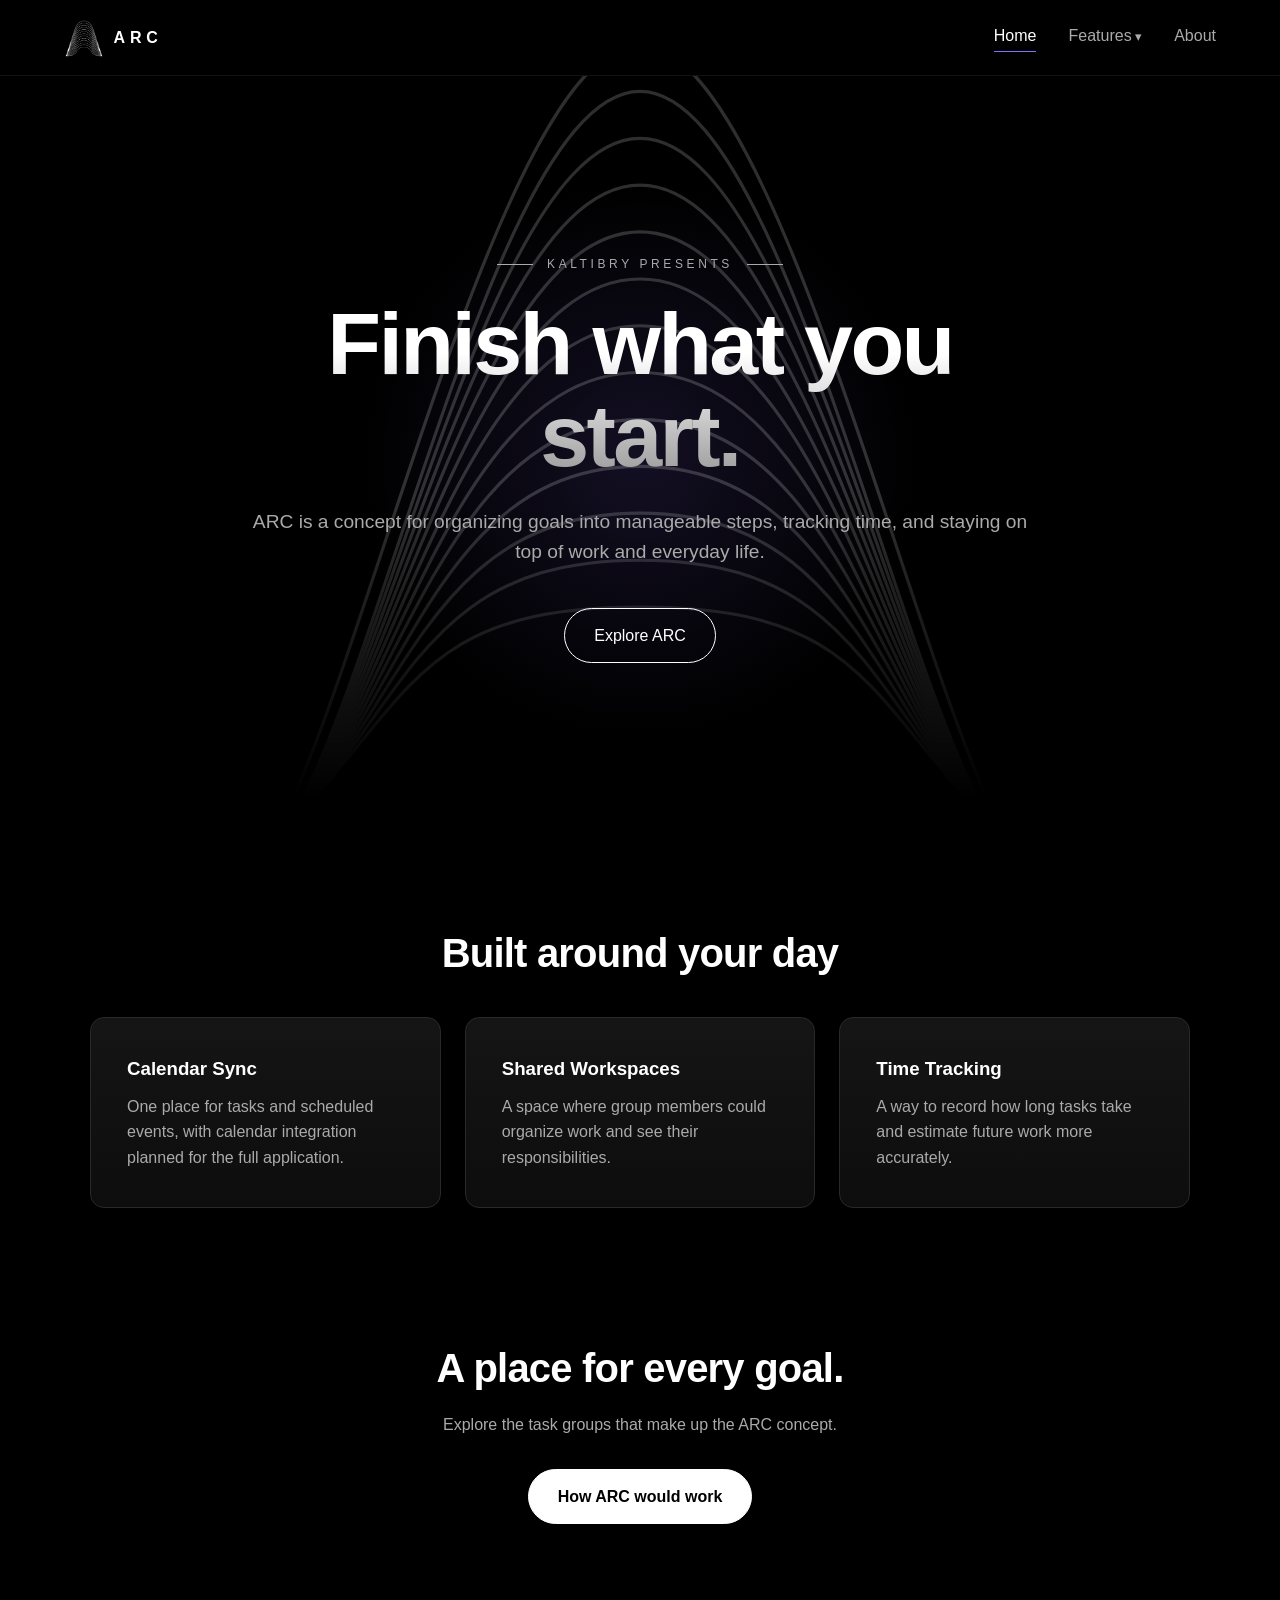
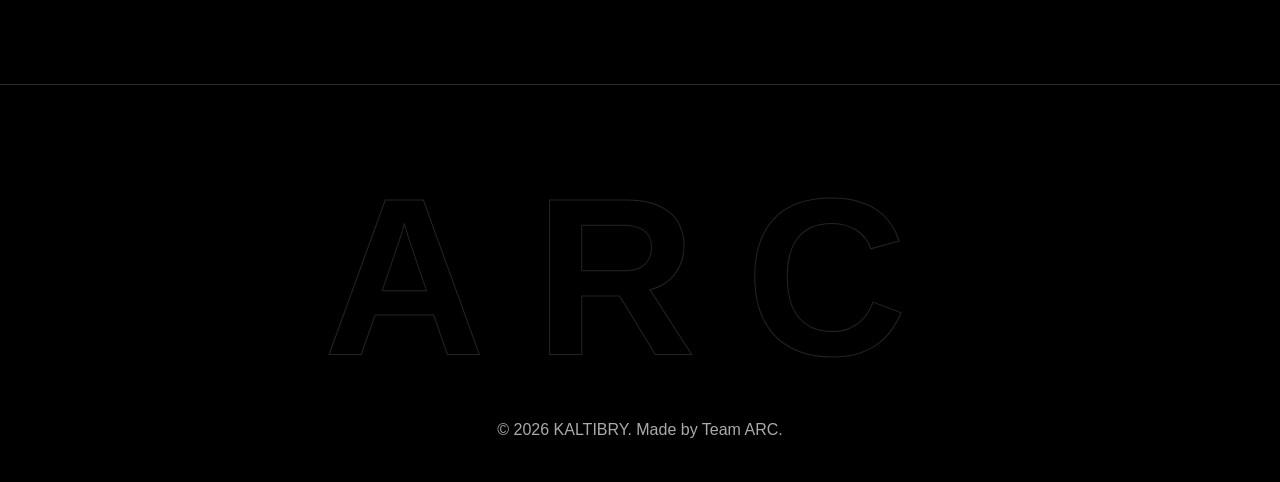
<file: index.html>
<!DOCTYPE html>
<html lang="en">
<head>

  <!-- page details and stylesheet -->

  <meta charset="UTF-8">
  <meta name="viewport" content="width=device-width, initial-scale=1.0">
  <meta name="description" content="ARC is a productivity website concept for organizing goals, tasks and time.">
  <title>Home | ARC</title>
  <link rel="stylesheet" href="css/styles.css">
</head>
<body>

  <!-- header with the logo and navigation -->

  <header class="site-header">
    <a href="index.html" class="logo" aria-label="ARC home">
      <img src="images/arcofficial.png" alt="" width="40" height="40">
      <span>ARC</span>
    </a>

    <!-- main links and the features dropdown -->

    <nav aria-label="Main navigation">
      <ul class="nav-links">
        <li><a href="index.html" aria-current="page">Home</a></li>
        <li class="dropdown">
          <a href="features.html" class="dropdown-toggle">Features</a>

          <!-- dropdown links for each task group -->

          <ul class="dropdown-menu">
            <li><a href="features.html#work">Work</a></li>
            <li><a href="features.html#fitness">Fitness</a></li>
            <li><a href="features.html#finances">Finances</a></li>
            <li><a href="features.html#learning">Learning</a></li>
            <li><a href="features.html#personal">Personal</a></li>
            <li><a href="features.html#relationships">Relationships</a></li>
            <li><a href="features.html#projects">Projects</a></li>
            <li><a href="features.html#custom">Custom</a></li>
            <li><a href="features.html#diet-plans">Diet Plans</a></li>
          </ul>
        </li>
        <li><a href="about.html">About</a></li>
      </ul>
    </nav>
  </header>
  <main>
    <!-- homepage intro and explore button -->

    <section class="hero">
      <p class="eyebrow">KALTIBRY presents</p>
      <h1>Finish what you start.</h1>
      <p class="hero-text">ARC is a concept for organizing goals into manageable steps, tracking time, and staying on top of work and everyday life.</p>
      <a href="features.html" class="btn">Explore ARC</a>
    </section>

    <!-- preview of arc's main features -->

    <section class="features-preview" aria-labelledby="features-heading">
      <h2 id="features-heading">Built around your day</h2>
      <div class="card-grid">
        <article class="card">
          <h3>Calendar Sync</h3>
          <p>One place for tasks and scheduled events, with calendar integration planned for the full application.</p>
        </article>
        <article class="card">
          <h3>Shared Workspaces</h3>
          <p>A space where group members could organize work and see their responsibilities.</p>
        </article>
        <article class="card">
          <h3>Time Tracking</h3>
          <p>A way to record how long tasks take and estimate future work more accurately.</p>
        </article>
      </div>
    </section>

    <!-- last section linking to how arc works -->

    <section class="home-cta" aria-labelledby="home-cta-title">
      <h2 id="home-cta-title">A place for every goal.</h2>
      <p>Explore the task groups that make up the ARC concept.</p>
      <a href="getstarted.html" class="btn btn-solid">How ARC would work</a>
    </section>
  </main>

  <!-- footer at the bottom of the page -->

  <footer class="site-footer">
    <p>&copy; 2026 KALTIBRY. Made by Team ARC.</p>
  </footer>
</body>
</html>
</file>
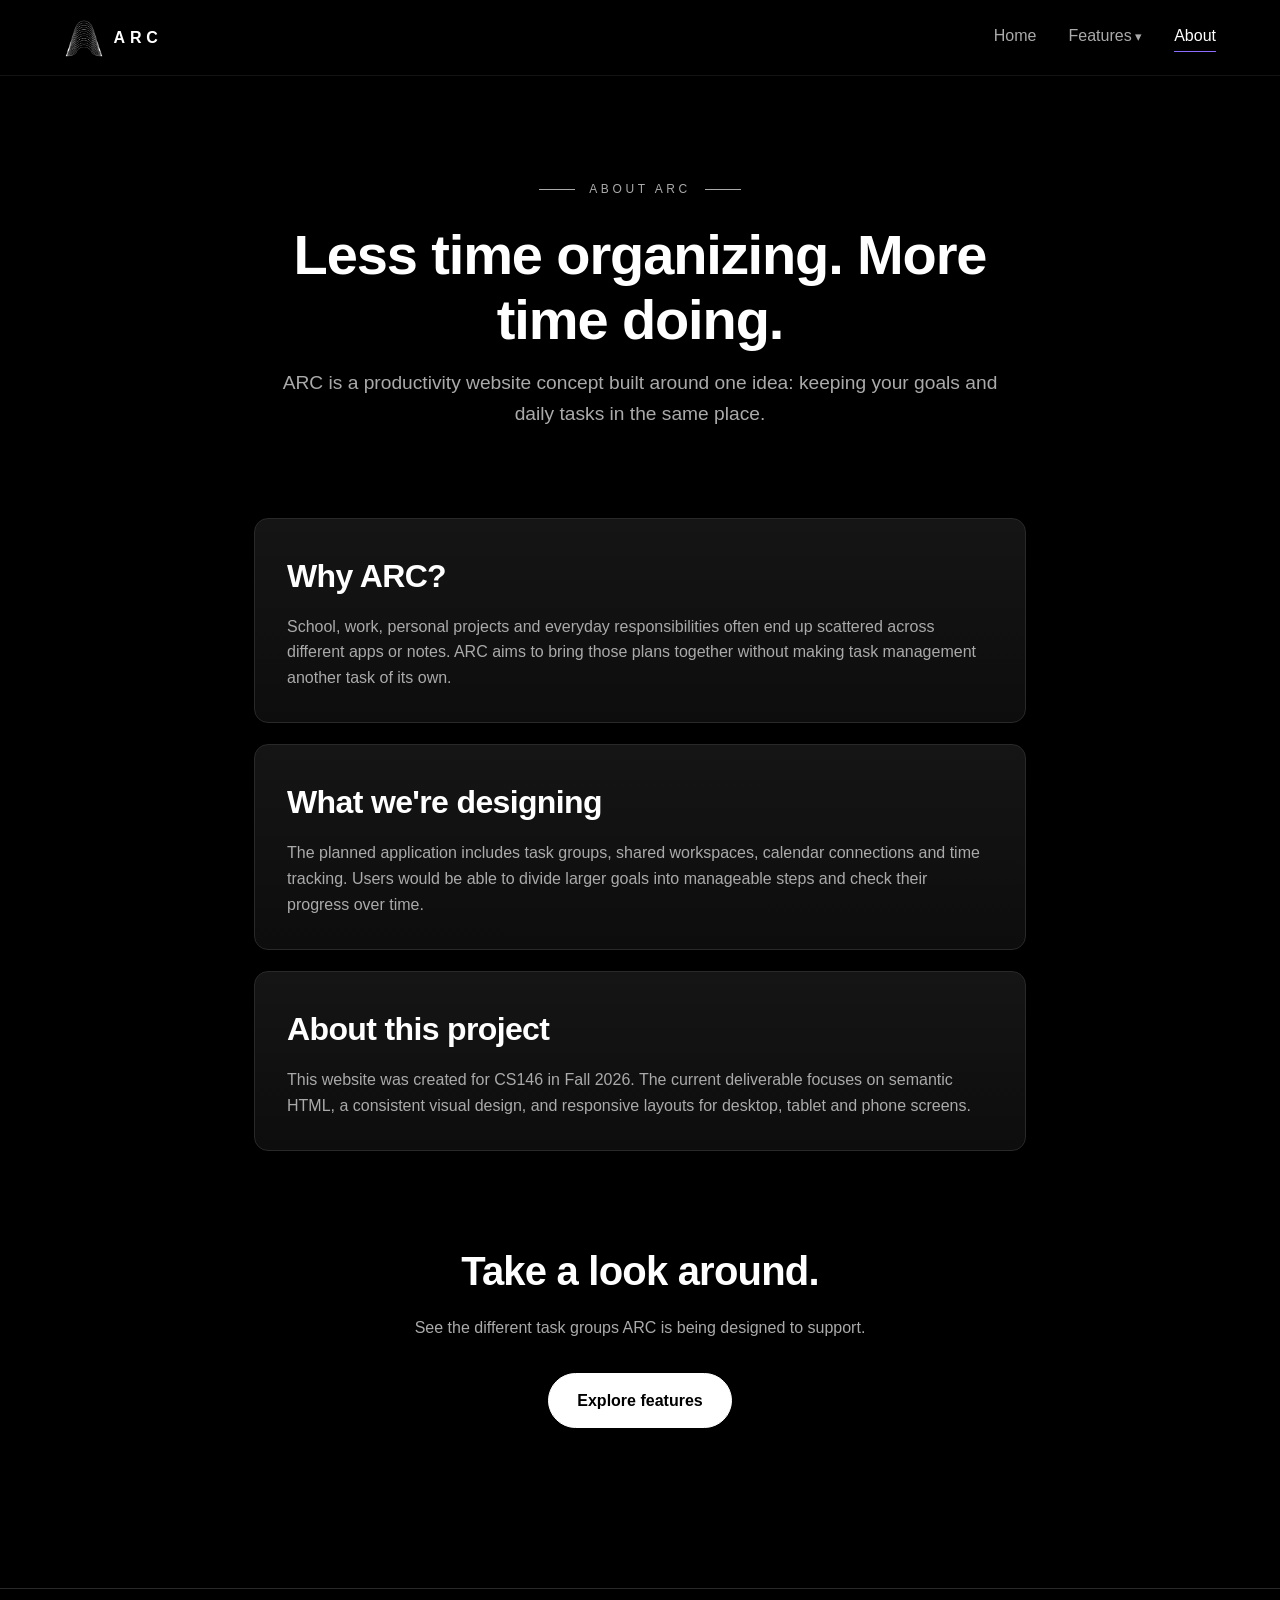
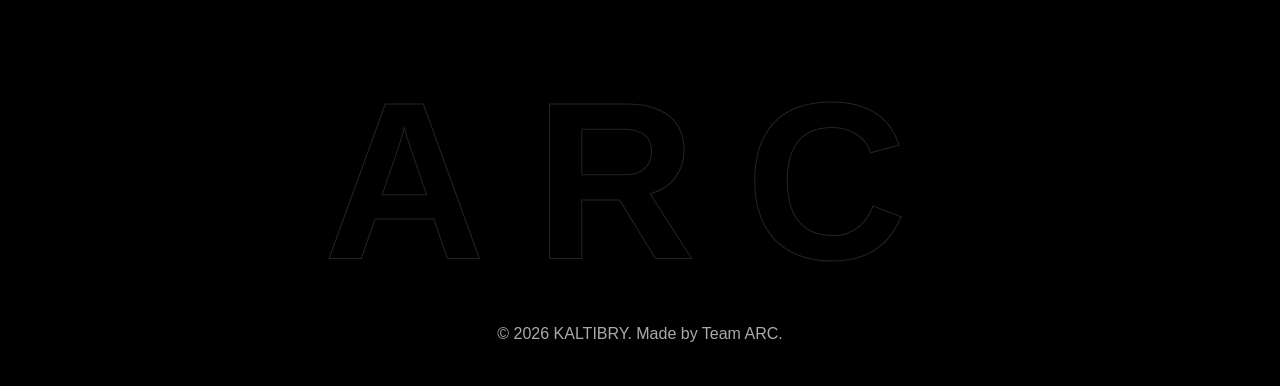
<file: about.html>
<!DOCTYPE html>
<html lang="en">
<head>

  <!-- page details and stylesheet -->

  <meta charset="UTF-8">
  <meta name="viewport" content="width=device-width, initial-scale=1.0">
  <meta name="description" content="Learn about ARC, a student project and productivity website concept.">
  <title>About | ARC</title>
  <link rel="stylesheet" href="css/styles.css">
</head>
<body>

  <!-- header with the logo and navigation -->

  <header class="site-header">
    <a href="index.html" class="logo" aria-label="ARC home">
      <img src="images/arcofficial.png" alt="" width="40" height="40">
      <span>ARC</span>
    </a>

    <!-- main links and the features dropdown -->

    <nav aria-label="Main navigation">
      <ul class="nav-links">
        <li><a href="index.html">Home</a></li>
        <li class="dropdown">
          <a href="features.html" class="dropdown-toggle">Features</a>

          <!-- dropdown links for the task groups -->

          <ul class="dropdown-menu">
            <li><a href="features.html#work">Work</a></li>
            <li><a href="features.html#fitness">Fitness</a></li>
            <li><a href="features.html#finances">Finances</a></li>
            <li><a href="features.html#learning">Learning</a></li>
            <li><a href="features.html#personal">Personal</a></li>
            <li><a href="features.html#relationships">Relationships</a></li>
            <li><a href="features.html#projects">Projects</a></li>
            <li><a href="features.html#custom">Custom</a></li>
            <li><a href="features.html#diet-plans">Diet Plans</a></li>
          </ul>
        </li>
        <li><a href="about.html" aria-current="page">About</a></li>
      </ul>
    </nav>
  </header>
  <main>

    <!-- about page title and intro -->

    <section class="page-intro">
      <p class="eyebrow">About ARC</p>
      <h1>Less time organizing. More time doing.</h1>
      <p class="hero-text">ARC is a productivity website concept built around one idea: keeping your goals and daily tasks in the same place.</p>
    </section>

    <!-- main information about arc -->

    <section class="about-content">

      <!-- why we came up with arc -->

      <article class="about-block">
        <h2>Why ARC?</h2>
        <p>School, work, personal projects and everyday responsibilities often end up scattered across different apps or notes. ARC aims to bring those plans together without making task management another task of its own.</p>
      </article>
      <article class="about-block">

        <!-- planned features of the app -->

        <h2>What we're designing</h2>
        <p>The planned application includes task groups, shared workspaces, calendar connections and time tracking. Users would be able to divide larger goals into manageable steps and check their progress over time.</p>
      </article>
      <article class="about-block">

        <!-- details about the class project -->

        <h2>About this project</h2>
        <p>This website was created for CS146 in Fall 2026. The current deliverable focuses on semantic HTML, a consistent visual design, and responsive layouts for desktop, tablet and phone screens.</p>
      </article>
    </section>

    <!-- link back to the features page -->

    <section class="home-cta">
      <h2>Take a look around.</h2>
      <p>See the different task groups ARC is being designed to support.</p>
      <a href="features.html" class="btn btn-solid">Explore features</a>
    </section>
  </main>

  <!-- page footer -->

  <footer class="site-footer">
    <p>&copy; 2026 KALTIBRY. Made by Team ARC.</p>
  </footer>
</body>
</html>
</file>
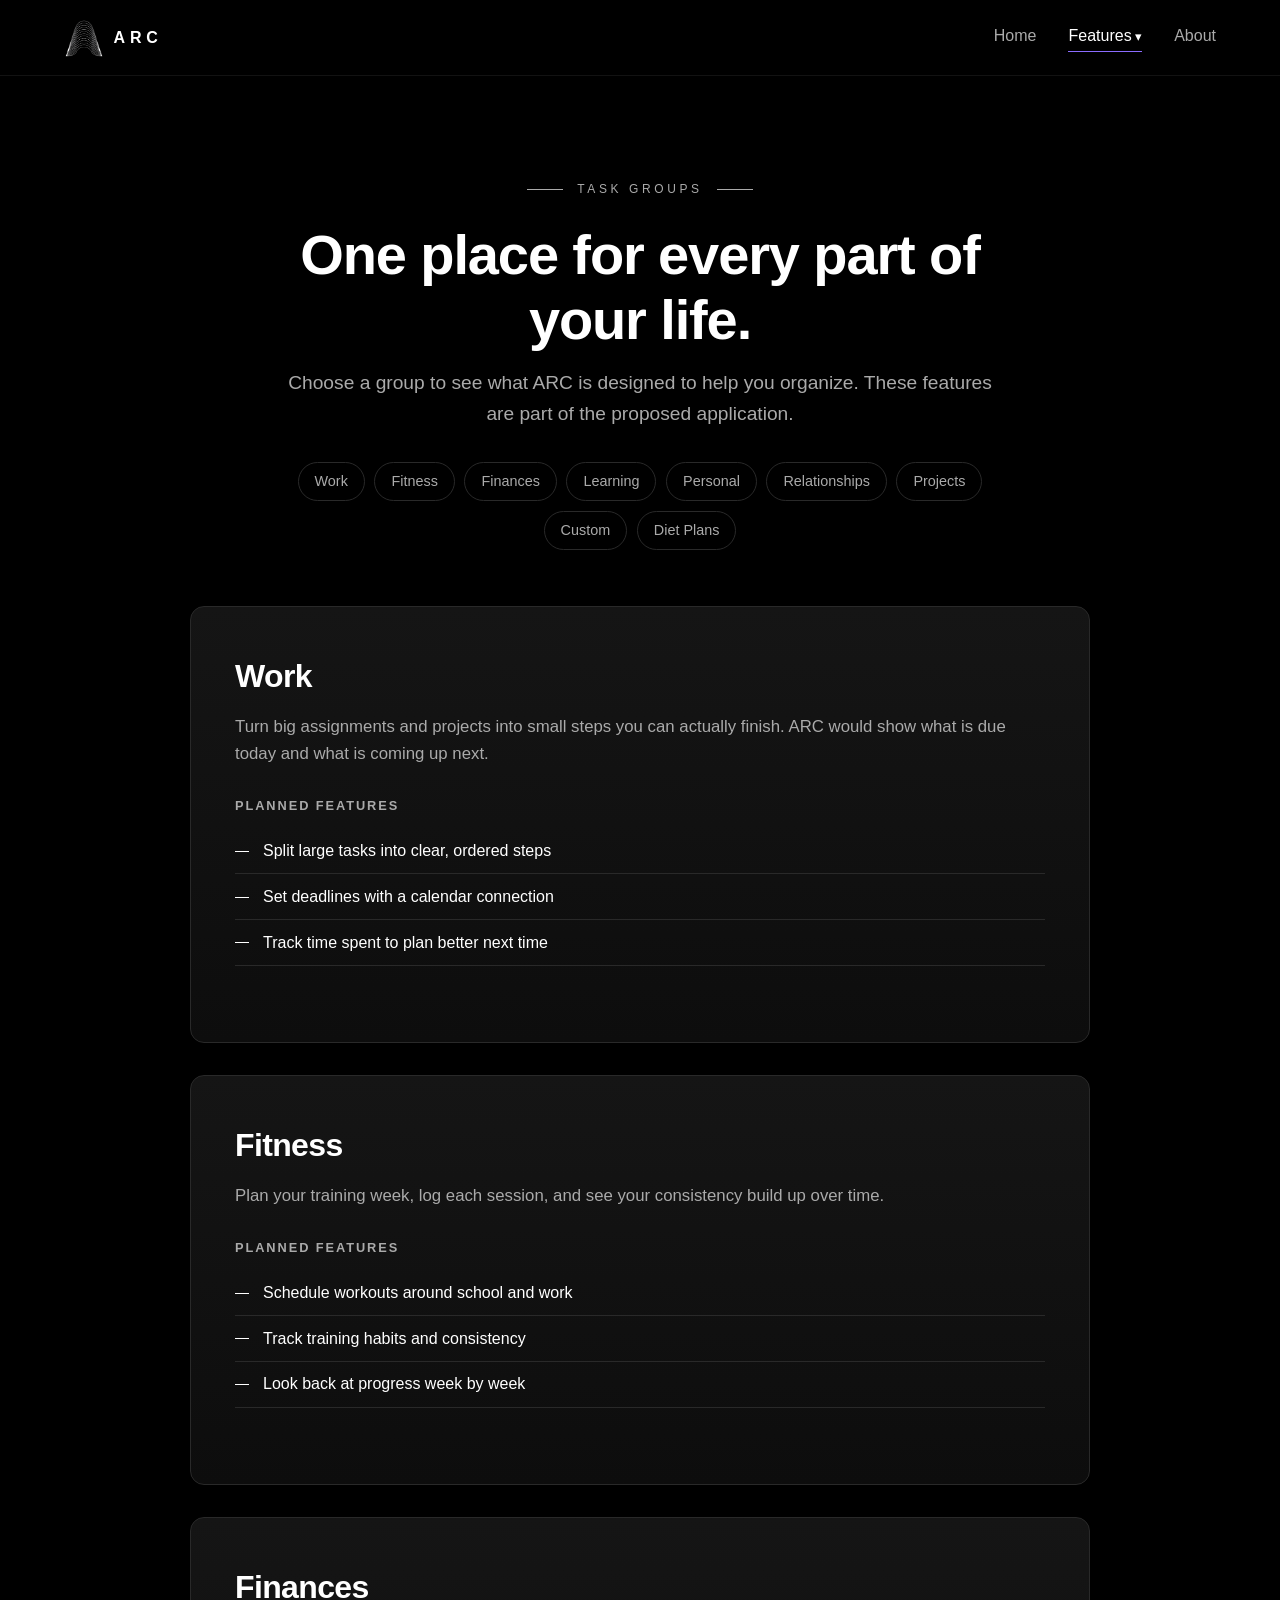
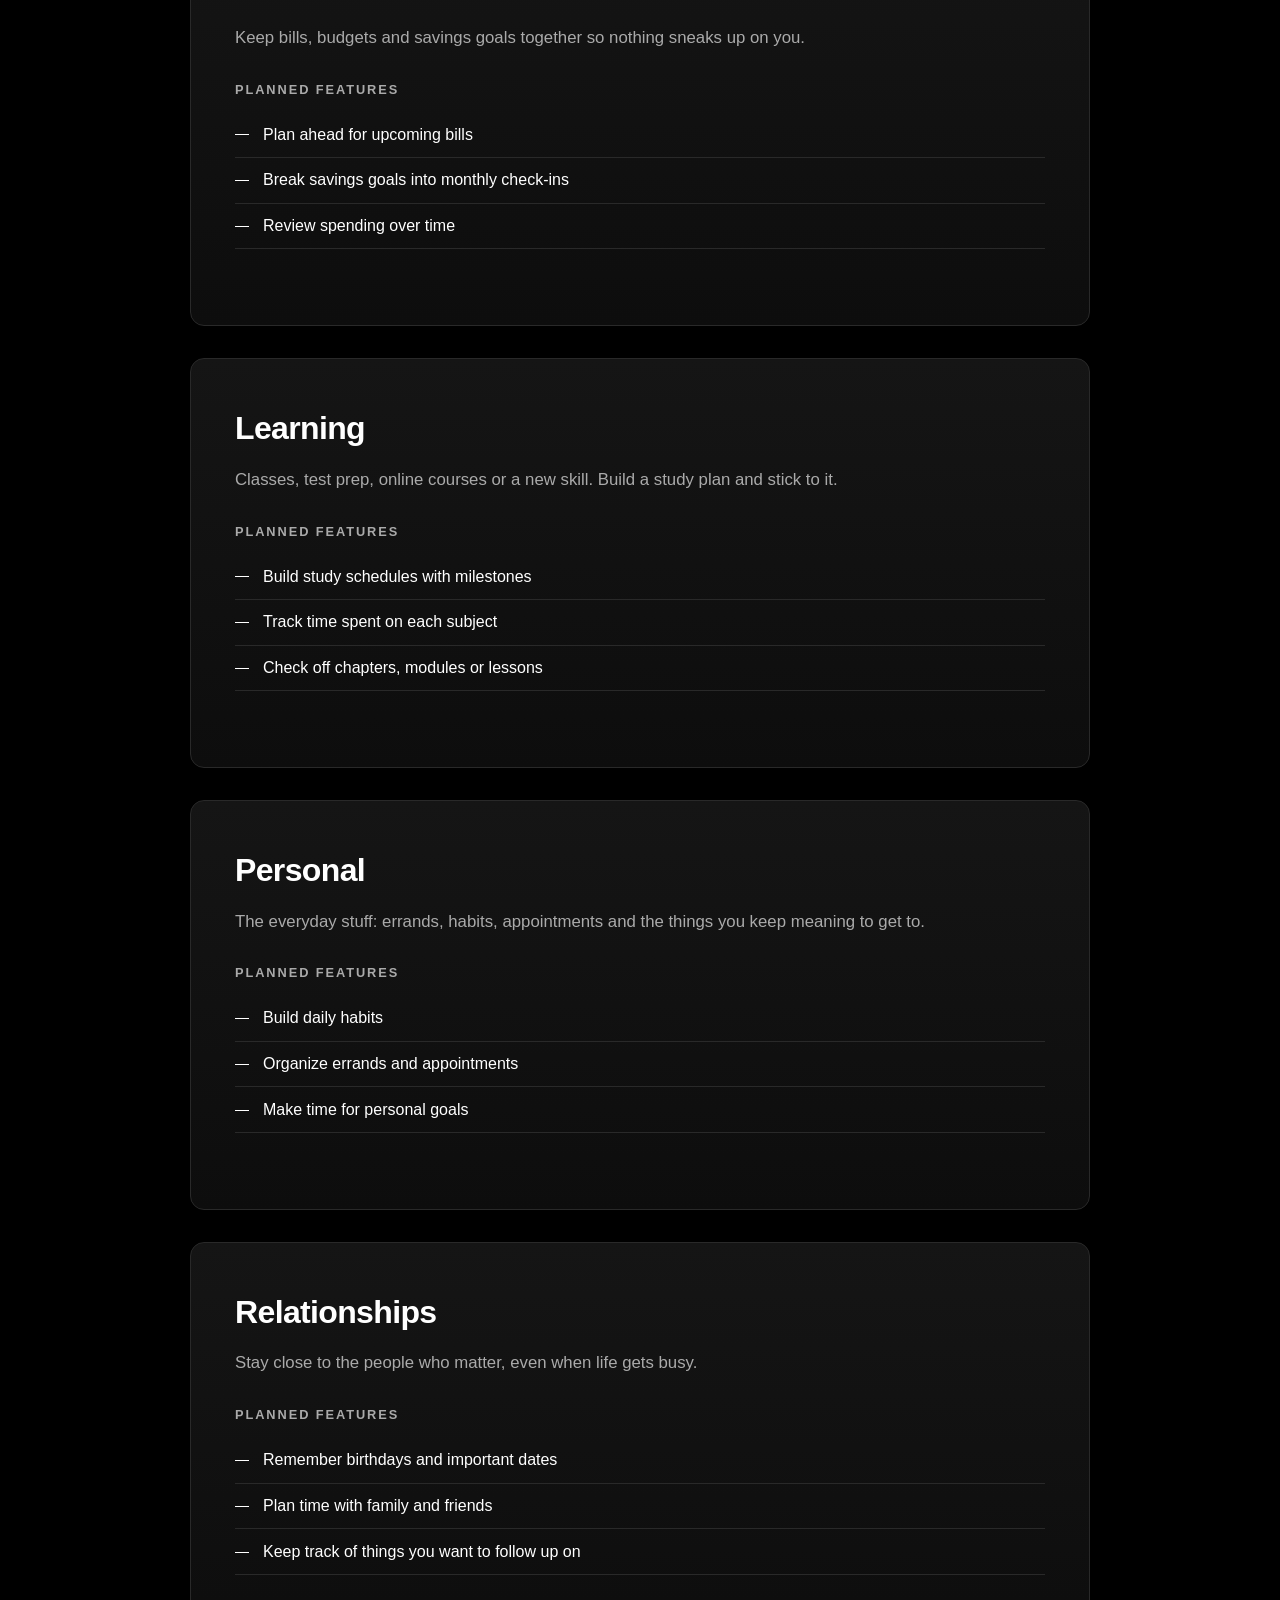
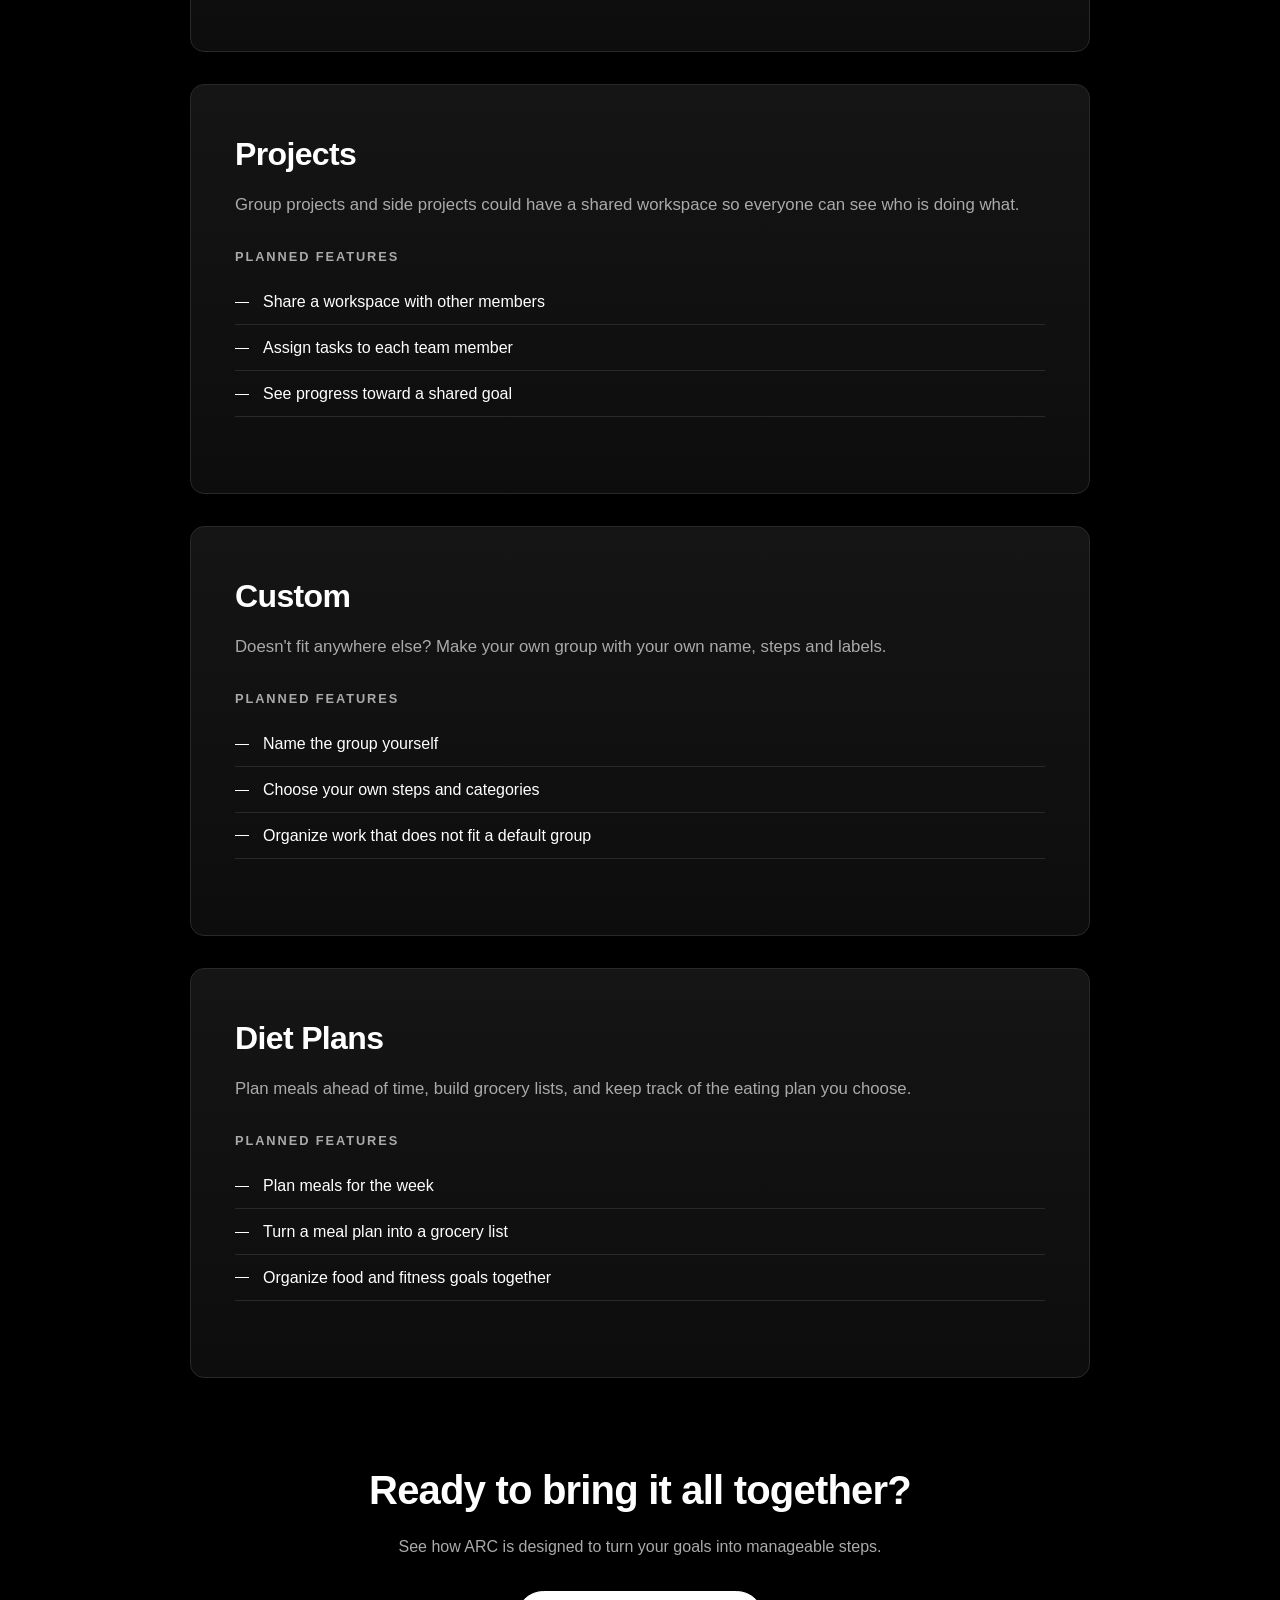
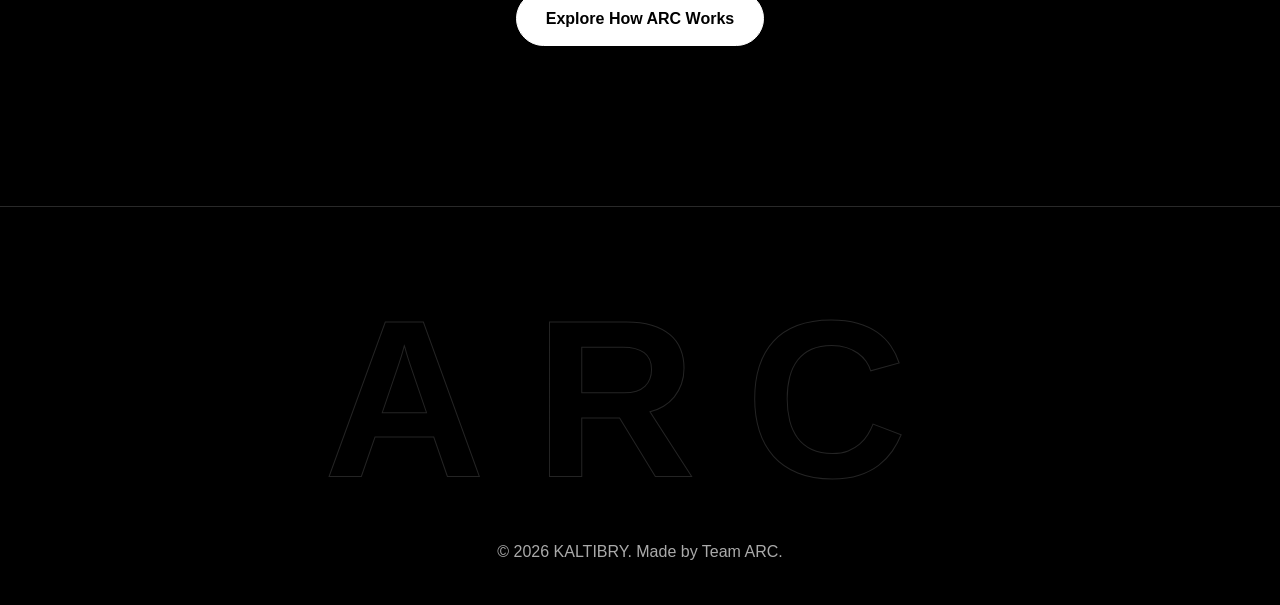
<file: features.html>
<!DOCTYPE html>
<html lang="en">
<head>

  <!-- page details and stylesheet -->

  <meta charset="UTF-8">
  <meta name="viewport" content="width=device-width, initial-scale=1.0">
  <meta name="description" content="Explore the nine planned task groups for the ARC productivity website.">
  <title>Features | ARC</title>
  <link rel="stylesheet" href="css/styles.css">
</head>
<body>

  <!-- header with the logo and navigation -->

  <header class="site-header">
    <a href="index.html" class="logo" aria-label="ARC home">
      <img src="images/arcofficial.png" alt="" width="40" height="40">
      <span>ARC</span>
    </a>

    <!-- main links and the features dropdown -->

    <nav aria-label="Main navigation">
      <ul class="nav-links">
        <li><a href="index.html">Home</a></li>
        <li class="dropdown">
          <a href="features.html" class="dropdown-toggle" aria-current="page">Features</a>

          <!--  dropdown links for each task group -->

          <ul class="dropdown-menu">
            <li><a href="features.html#work">Work</a></li>
            <li><a href="features.html#fitness">Fitness</a></li>
            <li><a href="features.html#finances">Finances</a></li>
            <li><a href="features.html#learning">Learning</a></li>
            <li><a href="features.html#personal">Personal</a></li>
            <li><a href="features.html#relationships">Relationships</a></li>
            <li><a href="features.html#projects">Projects</a></li>
            <li><a href="features.html#custom">Custom</a></li>
            <li><a href="features.html#diet-plans">Diet Plans</a></li>
          </ul>
        </li>
        <li><a href="about.html">About</a></li>
      </ul>
    </nav>
  </header>
  <main>

    <!-- features page intro and quick links -->

    <section class="page-intro">
      <p class="eyebrow">Task groups</p>
      <h1>One place for every part of your life.</h1>
      <p class="hero-text">Choose a group to see what ARC is designed to help you organize. These features are part of the proposed application.</p>
      
      <!--  links that jump to each category below -->

      <ul class="jump-links">
        <li><a href="#work">Work</a></li>
        <li><a href="#fitness">Fitness</a></li>
        <li><a href="#finances">Finances</a></li>
        <li><a href="#learning">Learning</a></li>
        <li><a href="#personal">Personal</a></li>
        <li><a href="#relationships">Relationships</a></li>
        <li><a href="#projects">Projects</a></li>
        <li><a href="#custom">Custom</a></li>
        <li><a href="#diet-plans">Diet Plans</a></li>
      </ul>
    </section>

    <!-- work tasks and deadlines -->

    <section id="work" class="group" aria-labelledby="work-title">
      <h2 id="work-title">Work</h2>
      <p class="group-overview">Turn big assignments and projects into small steps you can actually finish. ARC would show what is due today and what is coming up next.</p>
      <h3>Planned features</h3>
      <ul class="group-goals">
        <li>Split large tasks into clear, ordered steps</li>
        <li>Set deadlines with a calendar connection</li>
        <li>Track time spent to plan better next time</li>
      </ul>
      
    </section>

    <!-- fitness plans and workout tracking -->

    <section id="fitness" class="group" aria-labelledby="fitness-title">
      <h2 id="fitness-title">Fitness</h2>
      <p class="group-overview">Plan your training week, log each session, and see your consistency build up over time.</p>
      <h3>Planned features</h3>
      <ul class="group-goals">
        <li>Schedule workouts around school and work</li>
        <li>Track training habits and consistency</li>
        <li>Look back at progress week by week</li>
      </ul>
      
    </section>

    <!--  finances and savings goals -->

    <section id="finances" class="group" aria-labelledby="finances-title">
      <h2 id="finances-title">Finances</h2>
      <p class="group-overview">Keep bills, budgets and savings goals together so nothing sneaks up on you.</p>
      <h3>Planned features</h3>
      <ul class="group-goals">
        <li>Plan ahead for upcoming bills</li>
        <li>Break savings goals into monthly check-ins</li>
        <li>Review spending over time</li>
      </ul>
      
    </section>

    <!-- learning and study plans -->

    <section id="learning" class="group" aria-labelledby="learning-title">
      <h2 id="learning-title">Learning</h2>
      <p class="group-overview">Classes, test prep, online courses or a new skill. Build a study plan and stick to it.</p>
      <h3>Planned features</h3>
      <ul class="group-goals">
        <li>Build study schedules with milestones</li>
        <li>Track time spent on each subject</li>
        <li>Check off chapters, modules or lessons</li>
      </ul>
      
    </section>

    <!-- personal tasks and habits -->

    <section id="personal" class="group" aria-labelledby="personal-title">
      <h2 id="personal-title">Personal</h2>
      <p class="group-overview">The everyday stuff: errands, habits, appointments and the things you keep meaning to get to.</p>
      <h3>Planned features</h3>
      <ul class="group-goals">
        <li>Build daily habits</li>
        <li>Organize errands and appointments</li>
        <li>Make time for personal goals</li>
      </ul>
      
    </section>

    <!-- relationships and important dates -->

    <section id="relationships" class="group" aria-labelledby="relationships-title">
      <h2 id="relationships-title">Relationships</h2>
      <p class="group-overview">Stay close to the people who matter, even when life gets busy.</p>
      <h3>Planned features</h3>
      <ul class="group-goals">
        <li>Remember birthdays and important dates</li>
        <li>Plan time with family and friends</li>
        <li>Keep track of things you want to follow up on</li>
      </ul>
      
    </section>

    <!-- projects and shared workspaces -->

    <section id="projects" class="group" aria-labelledby="projects-title">
      <h2 id="projects-title">Projects</h2>
      <p class="group-overview">Group projects and side projects could have a shared workspace so everyone can see who is doing what.</p>
      <h3>Planned features</h3>
      <ul class="group-goals">
        <li>Share a workspace with other members</li>
        <li>Assign tasks to each team member</li>
        <li>See progress toward a shared goal</li>
      </ul>
      
    </section>

    <!-- custom groups for other goals -->

    <section id="custom" class="group" aria-labelledby="custom-title">
      <h2 id="custom-title">Custom</h2>
      <p class="group-overview">Doesn't fit anywhere else? Make your own group with your own name, steps and labels.</p>
      <h3>Planned features</h3>
      <ul class="group-goals">
        <li>Name the group yourself</li>
        <li>Choose your own steps and categories</li>
        <li>Organize work that does not fit a default group</li>
      </ul>
      
    </section>

    <!-- meal planning and grocery lists -->

    <section id="diet-plans" class="group" aria-labelledby="diet-plans-title">
      <h2 id="diet-plans-title">Diet Plans</h2>
      <p class="group-overview">Plan meals ahead of time, build grocery lists, and keep track of the eating plan you choose.</p>
      <h3>Planned features</h3>
      <ul class="group-goals">
        <li>Plan meals for the week</li>
        <li>Turn a meal plan into a grocery list</li>
        <li>Organize food and fitness goals together</li>
      </ul>
      
    </section>

    <!-- single button to the how it works page -->

    <section class="home-cta">
        <h2>Ready to bring it all together?</h2>
        <p>See how ARC is designed to turn your goals into manageable steps.</p>
        <a href="getstarted.html" class="btn btn-solid">Explore How ARC Works</a>
    </section>
  </main>

  <!-- page footer -->
   
  <footer class="site-footer">
    <p>&copy; 2026 KALTIBRY. Made by Team ARC.</p>
  </footer>
</body>
</html>
</file>
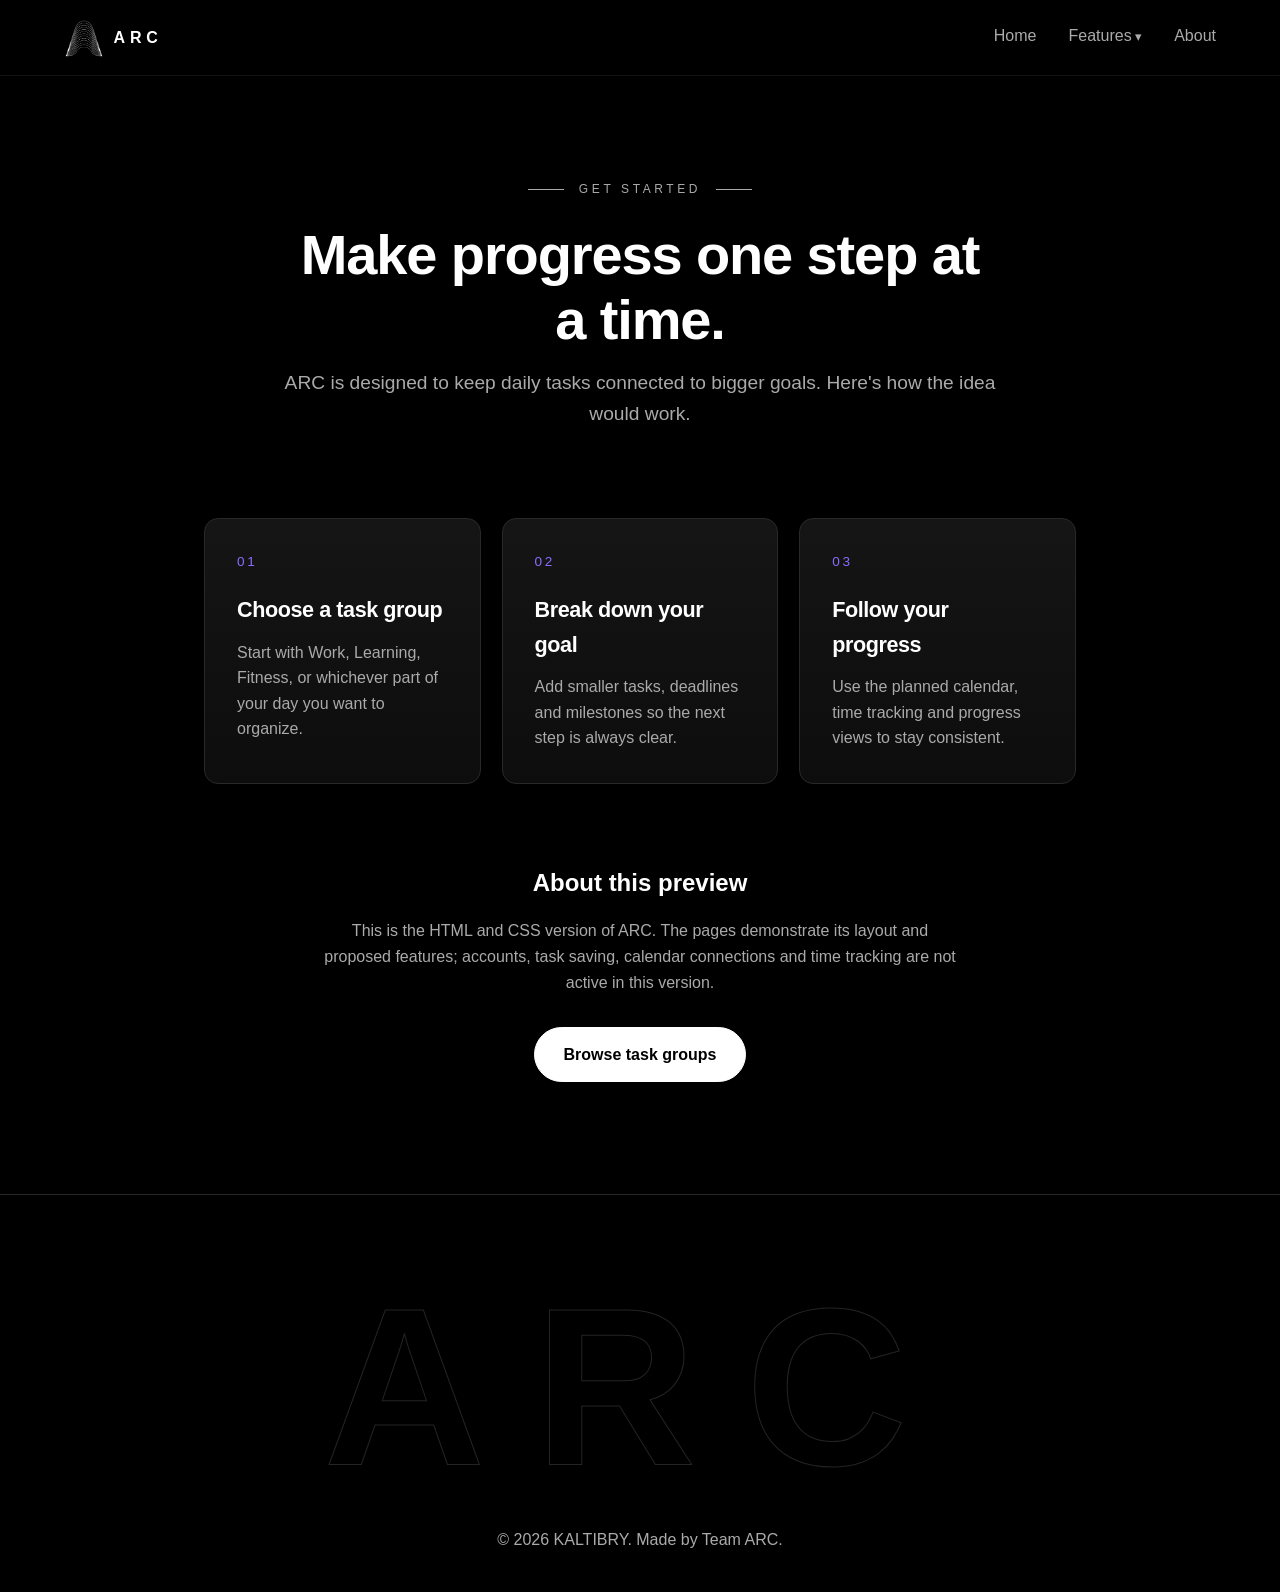
<file: getstarted.html>
<!DOCTYPE html>
<html lang="en">
<head>

  <!-- page details and stylesheet -->

  <meta charset="UTF-8">
  <meta name="viewport" content="width=device-width, initial-scale=1.0">
  <meta name="description" content="See how the planned ARC productivity website would organize tasks and goals.">
  <title>Get Started | ARC</title>
  <link rel="stylesheet" href="css/styles.css">
</head>
<body>

  <!-- header with the logo and navigation -->

  <header class="site-header">
    <a href="index.html" class="logo" aria-label="ARC home">
      <img src="images/arcofficial.png" alt="" width="40" height="40">
      <span>ARC</span>
    </a>

    <!-- main links and the features dropdown -->

    <nav aria-label="Main navigation">
      <ul class="nav-links">
        <li><a href="index.html">Home</a></li>
        <li class="dropdown">
          <a href="features.html" class="dropdown-toggle">Features</a>

          <!-- dropdown links for the task groups -->

          <ul class="dropdown-menu">
            <li><a href="features.html#work">Work</a></li>
            <li><a href="features.html#fitness">Fitness</a></li>
            <li><a href="features.html#finances">Finances</a></li>
            <li><a href="features.html#learning">Learning</a></li>
            <li><a href="features.html#personal">Personal</a></li>
            <li><a href="features.html#relationships">Relationships</a></li>
            <li><a href="features.html#projects">Projects</a></li>
            <li><a href="features.html#custom">Custom</a></li>
            <li><a href="features.html#diet-plans">Diet Plans</a></li>
          </ul>
        </li>
        <li><a href="about.html">About</a></li>
      </ul>
    </nav>
  </header>
  <main>

    <!-- intro explaining the idea behind arc -->

    <section class="page-intro">
      <p class="eyebrow">Get started</p>
      <h1>Make progress one step at a time.</h1>
      <p class="hero-text">ARC is designed to keep daily tasks connected to bigger goals. Here's how the idea would work.</p>
    </section>

    <!-- three steps showing how arc would work -->

    <section class="steps" aria-label="How ARC works">

      <!-- step one, choosing a task group -->

      <article class="step">
        <span class="step-number">01</span>
        <h2>Choose a task group</h2>
        <p>Start with Work, Learning, Fitness, or whichever part of your day you want to organize.</p>
      </article>
      <article class="step">
        <span class="step-number">02</span>
        
        <!-- step two, breaking down bigger goals -->

        <h2>Break down your goal</h2>
        <p>Add smaller tasks, deadlines and milestones so the next step is always clear.</p>
      </article>
      <article class="step">
        <span class="step-number">03</span>
       
        <!--  step three, keeping track of progress -->
        
        <h2>Follow your progress</h2>
        <p>Use the planned calendar, time tracking and progress views to stay consistent.</p>
      </article>
    </section>

    <!-- note about what this prototype can do -->

    <section class="preview-note">
      <h2>About this preview</h2>
      <p>This is the HTML and CSS version of ARC. The pages demonstrate its layout and proposed features; accounts, task saving, calendar connections and time tracking are not active in this version.</p>
      <a href="features.html" class="btn btn-solid">Browse task groups</a>
    </section>
  </main>

  <!-- page footer -->

  <footer class="site-footer">
    <p>&copy; 2026 KALTIBRY. Made by Team ARC.</p>
  </footer>
</body>
</html>
</file>
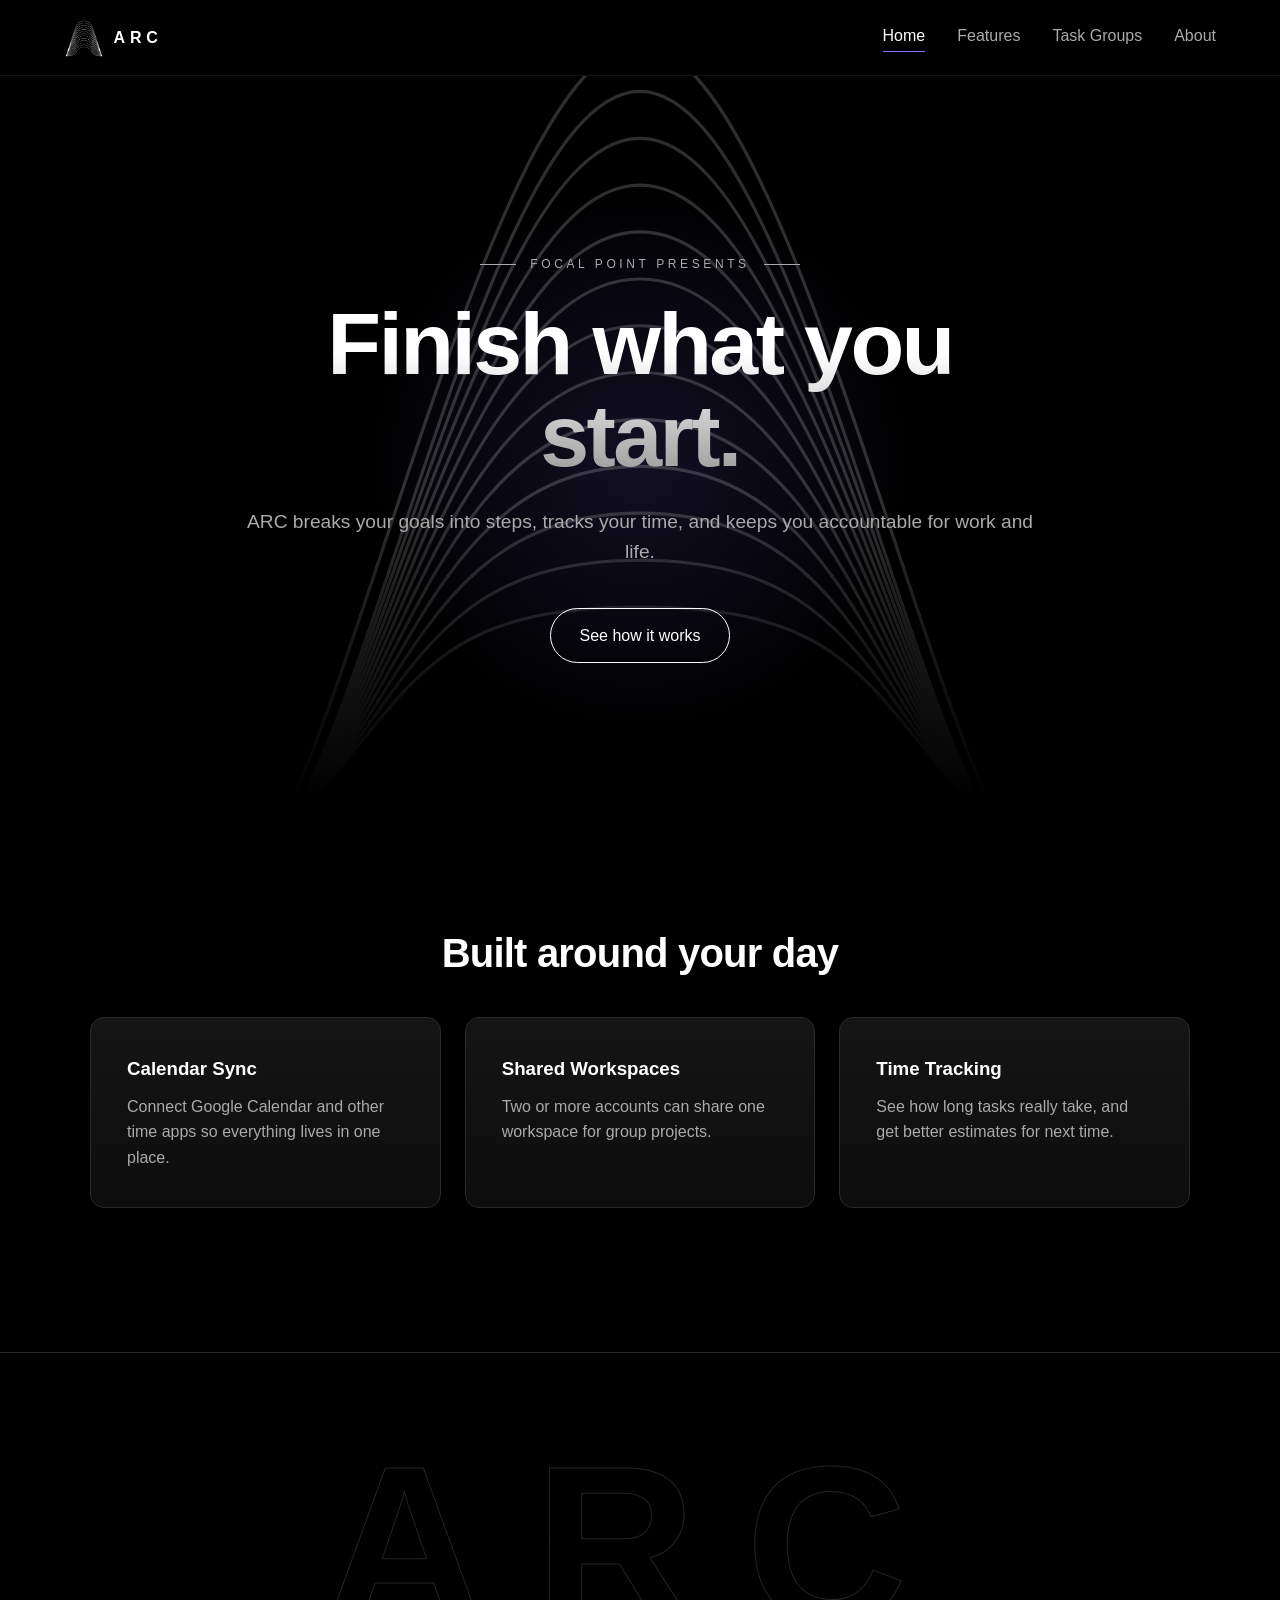
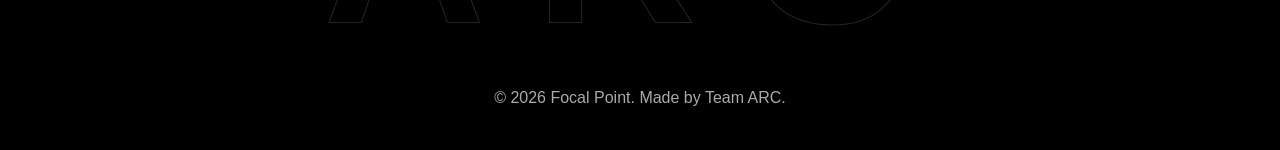
<file: index.html.html>
<!DOCTYPE html>
<!-- Line 1 tells the browser "this is modern HTML5". Always first. -->
<html lang="en">
<!-- lang="en" helps screen readers and the validator. It will warn you if this is missing. -->

<head>
  <!-- <head> = info ABOUT the page. Nothing in here shows up on screen. -->
  <meta charset="UTF-8">
  <!-- This next line is REQUIRED for responsive design. Without it, phones
       zoom out and show the tiny desktop version, and your media queries won't kick in. -->
  <meta name="viewport" content="width=device-width, initial-scale=1.0">
  <meta name="description" content="ARC by Focal Point: manage tasks and stay accountable to your goals.">
  <title>ARC | Focal Point</title>

  <!-- This is how you connect CSS WITHOUT a <style> tag (which the assignment bans). -->
  <link rel="stylesheet" href="css/styles.css">
</head>

<body>
  <!-- SEMANTIC MARKUP: use tags that describe WHAT the content is,
       not just <div> everywhere. header, nav, main, section, footer = semantic. -->

  <header class="site-header">
    <a href="index.html" class="logo">
      <!-- alt text is required. The validator flags images without it. -->
      <img src="images/arcofficial.png" alt="ARC logo" width="40" height="40">
      <span>ARC</span>
    </a>

    <nav aria-label="Main navigation">
      <!-- Navigation is a LIST of links, so we use <ul>/<li>. That's the semantic way. -->
      <ul class="nav-links">
        <li><a href="index.html" aria-current="page">Home</a></li>
        <li><a href="features.html">Features</a></li>
        <li><a href="task-groups.html">Task Groups</a></li>
        <li><a href="about.html">About</a></li>
      </ul>
    </nav>
  </header>

  <main>
    <!-- HERO: the big intro block at the top of most homepages -->
    <section class="hero">
      <p class="eyebrow">Focal Point presents</p>
      <h1>Finish what you start.</h1>
      <p class="hero-text">
        ARC breaks your goals into steps, tracks your time, and keeps you
        accountable for work and life.
      </p>
      <a href="features.html" class="btn">See how it works</a>
    </section>

    <!-- FEATURES PREVIEW: a grid of cards. On desktop it's 3 across,
         tablet 2 across, phone 1 across. The CSS handles that. -->
    <section class="features-preview" aria-labelledby="features-heading">
      <h2 id="features-heading">Built around your day</h2>

      <div class="card-grid">
        <article class="card">
          <h3>Calendar Sync</h3>
          <p>Connect Google Calendar and other time apps so everything lives in one place.</p>
        </article>

        <article class="card">
          <h3>Shared Workspaces</h3>
          <p>Two or more accounts can share one workspace for group projects.</p>
        </article>

        <article class="card">
          <h3>Time Tracking</h3>
          <p>See how long tasks really take, and get better estimates for next time.</p>
        </article>
      </div>
    </section>
  </main>

  <footer class="site-footer">
    <p>&copy; 2026 Focal Point. Made by Team ARC.</p>
  </footer>
</body>
</html>
</file>
<file: css/styles.css>
/* SECTION1: general styling and colors */

/* colors and values used across the website */
:root {
  --bg: #000;
  --surface: #0d0d0d;
  --surface-2: #151515;
  --text: #fff;
  --muted: #aaa;
  --border: #292929;
  --border-hover: #555;
  --purple: #8b6cff;
  --purple-glow: rgba(139, 108, 255, 0.35);
  --radius: 14px;
}

/* resetting default spacing */
* {
  box-sizing: border-box;
  margin: 0;
  padding: 0;
}

html {
  scroll-behavior: smooth;
}

body {
  min-height: 100vh;
  font-family: "Helvetica Neue", Arial, sans-serif;
  background: var(--bg);
  color: var(--text);
  line-height: 1.6;
}

img {
  display: block;
  max-width: 100%;
}

a {
  color: inherit;
  text-decoration: none;
}

/* keyboard focus outline */
a:focus-visible,
button:focus-visible {
  outline: 2px solid var(--purple);
  outline-offset: 4px;
}


/* SECTION2: header and navigation */

/* sticky header at the top of every page */
.site-header {
  position: sticky;
  top: 0;
  z-index: 50;
  display: flex;
  justify-content: space-between;
  align-items: center;
  gap: 1.5rem;
  padding: 1.1rem 5%;
  background: rgba(0, 0, 0, 0.88);
  backdrop-filter: blur(14px);
  border-bottom: 1px solid rgba(255, 255, 255, 0.07);
}

/* logo */
.logo {
  display: flex;
  align-items: center;
  gap: 0.6rem;
  flex-shrink: 0;
  font-weight: 700;
  letter-spacing: 0.3em;
}

/* navigation links */
.nav-links {
  display: flex;
  align-items: center;
  gap: 2rem;
  list-style: none;
}

.nav-links > li > a {
  display: inline-block;
  color: var(--muted);
  border-bottom: 1px solid transparent;
  padding-bottom: 3px;
  transition: color 0.2s, border-color 0.2s;
}

.nav-links > li > a:hover,
.nav-links > li > a:focus-visible {
  color: var(--text);
  border-bottom-color: var(--text);
}

/* purple underline for the current page */
.nav-links > li > a[aria-current="page"] {
  color: var(--text);
  border-bottom-color: var(--purple);
}

/* features dropdown menu */
.dropdown {
  position: relative;
}

.dropdown-toggle::after {
  content: " ▾";
  font-size: 0.8em;
}

.dropdown-menu {
  position: absolute;
  top: calc(100% + 0.5rem);
  left: 50%;
  z-index: 60;
  min-width: 195px;
  padding: 0.5rem;
  background: var(--surface);
  border: 1px solid var(--border);
  border-radius: var(--radius);
  box-shadow: 0 20px 40px rgba(0, 0, 0, 0.6);
  list-style: none;
  opacity: 0;
  visibility: hidden;
  transform: translate(-50%, 6px);
  transition: opacity 0.2s, visibility 0.2s, transform 0.2s;
}

.dropdown-menu::before {
  content: "";
  position: absolute;
  top: -0.6rem;
  left: 0;
  right: 0;
  height: 0.6rem;
}

/* dropdown opens when hovering or focusing on it */
.dropdown:hover .dropdown-menu,
.dropdown:focus-within .dropdown-menu {
  opacity: 1;
  visibility: visible;
  transform: translate(-50%, 0);
}

.dropdown-menu a {
  display: block;
  padding: 0.45rem 0.85rem;
  border-radius: 8px;
  color: var(--muted);
  white-space: nowrap;
}

.dropdown-menu a:hover,
.dropdown-menu a:focus-visible {
  color: var(--text);
  background: var(--surface-2);
}


/* SECTION3: homepage and hero */

/* main homepage intro */
.hero {
  position: relative;
  min-height: 85vh;
  display: flex;
  flex-direction: column;
  align-items: center;
  justify-content: center;
  padding: 6rem 5%;
  text-align: center;
  isolation: isolate;
  overflow: hidden;
}

/* arches in the background */
.hero::before {
  content: "";
  position: absolute;
  inset: 0;
  z-index: -1;
  background: url("../images/arc-arches.svg") no-repeat center 55% / min(900px, 120%) auto;
  opacity: 0.18;
  animation: float 10s ease-in-out infinite;
  mask-image: linear-gradient(180deg, #000 55%, transparent 95%);
}

/* purple glow behind the text */
.hero::after {
  content: "";
  position: absolute;
  top: 50%;
  left: 50%;
  width: min(600px, 100%);
  aspect-ratio: 1;
  z-index: -2;
  transform: translate(-50%, -50%);
  background: radial-gradient(circle, rgba(139, 108, 255, 0.14), transparent 65%);
}

.hero > * {
  max-width: 800px;
}

/* small text above the main heading */
.eyebrow {
  display: inline-flex;
  align-items: center;
  gap: 0.9rem;
  margin-bottom: 1.5rem;
  color: var(--muted);
  font-size: 0.75rem;
  text-transform: uppercase;
  letter-spacing: 0.3em;
}

.eyebrow::before,
.eyebrow::after {
  content: "";
  width: 36px;
  height: 1px;
  background: currentColor;
}

/* large heading with gradient */
.hero h1 {
  margin-bottom: 1.5rem;
  font-size: clamp(2.6rem, 7vw, 5.5rem);
  line-height: 1.05;
  letter-spacing: -0.03em;
  background: linear-gradient(180deg, #fff 30%, #888 110%);
  background-clip: text;
  -webkit-background-clip: text;
  color: transparent;
}

.hero-text {
  margin-bottom: 2.5rem;
  color: var(--muted);
  font-size: clamp(1rem, 1.6vw, 1.2rem);
}


/* SECTION4: buttons and shared elements */

/* general button appearance */
.btn {
  display: inline-block;
  padding: 0.85rem 1.8rem;
  border: 1px solid var(--text);
  border-radius: 999px;
  font: inherit;
  text-align: center;
  cursor: pointer;
  transition: background 0.2s, color 0.2s, transform 0.2s, box-shadow 0.2s;
}

/* button hover effect */
.btn:hover {
  background: var(--text);
  color: var(--bg);
  transform: translateY(-2px);
  box-shadow: 0 10px 25px -10px var(--purple-glow);
}

/* filled white buttons */
.btn-solid {
  background: var(--text);
  color: var(--bg);
  font-weight: 600;
}

.btn-solid:hover {
  background: var(--bg);
  color: var(--text);
}


/* SECTION5: homepage feature cards */

/* features preview on the homepage */
.features-preview {
  padding: 5rem 5%;
}

.features-preview h2,
.home-cta h2 {
  margin-bottom: 2rem;
  text-align: center;
  font-size: clamp(1.7rem, 3.5vw, 2.5rem);
  letter-spacing: -0.02em;
}

/* three columns for the preview cards */
.card-grid {
  display: grid;
  grid-template-columns: repeat(3, minmax(0, 1fr));
  gap: 1.5rem;
  max-width: 1100px;
  margin: 0 auto;
}

/* shared appearance of cards and content boxes */
.card,
.group,
.step,
.about-block {
  background: linear-gradient(180deg, var(--surface-2), var(--surface));
  border: 1px solid var(--border);
  border-radius: var(--radius);
}

.card {
  padding: 2.25rem;
  transition: transform 0.2s, border-color 0.2s;
}

.card:hover {
  transform: translateY(-4px);
  border-color: var(--border-hover);
}

.card h3 {
  margin-bottom: 0.6rem;
}

/* lighter description text */
.card p,
.home-cta p,
.step p,
.about-block p,
.preview-note p {
  color: var(--muted);
}

/* closing section with a button */
.home-cta {
  max-width: 900px;
  margin: 0 auto;
  padding: 3rem 5% 6rem;
  text-align: center;
}

.home-cta h2 {
  margin-bottom: 0.75rem;
}

.home-cta p {
  margin-bottom: 2rem;
}


/* SECTION6: features page */

/* introduction at the top of the other pages */
.page-intro {
  max-width: 850px;
  margin: 0 auto;
  padding: 6rem 5% 3.5rem;
  text-align: center;
}

.page-intro h1 {
  margin-bottom: 1rem;
  font-size: clamp(2.1rem, 5vw, 3.5rem);
  line-height: 1.15;
  letter-spacing: -0.02em;
}

.page-intro .hero-text {
  margin-bottom: 2rem;
}

/* quick links to each task group */
.jump-links {
  display: flex;
  flex-wrap: wrap;
  justify-content: center;
  gap: 0.6rem;
  list-style: none;
}

.jump-links a {
  display: block;
  padding: 0.45rem 1rem;
  border: 1px solid var(--border);
  border-radius: 999px;
  color: var(--muted);
  font-size: 0.9rem;
  transition: background 0.2s, color 0.2s, border-color 0.2s;
}

.jump-links a:hover,
.jump-links a:focus-visible {
  border-color: var(--text);
  color: var(--bg);
  background: var(--text);
}

/* individual task group cards */
.group {
  max-width: 900px;
  margin: 0 auto 2rem;
  padding: 2.75rem;
  scroll-margin-top: 6rem;
  transition: border-color 0.2s, box-shadow 0.2s;
}

/* highlights the selected group in purple */
.group:target {
  border-color: var(--purple);
  box-shadow: 0 0 0 3px rgba(139, 108, 255, 0.1);
}

/* headings in the different content boxes */
.group h2,
.about-block h2,
.step h2 {
  margin-bottom: 0.75rem;
  font-size: clamp(1.5rem, 3vw, 2rem);
  letter-spacing: -0.02em;
}

.group-overview {
  margin-bottom: 1.75rem;
  color: var(--muted);
  font-size: 1.05rem;
}

.group h3 {
  margin-bottom: 0.75rem;
  color: var(--muted);
  font-size: 0.8rem;
  text-transform: uppercase;
  letter-spacing: 0.15em;
}

/* list of planned features */
.group-goals {
  margin-bottom: 2rem;
  list-style: none;
}

.group-goals li {
  position: relative;
  padding: 0.6rem 0 0.6rem 1.75rem;
  border-bottom: 1px solid var(--border);
}

/* small dash before each list item */
.group-goals li::before {
  content: "";
  position: absolute;
  top: 1.4rem;
  left: 0;
  width: 0.85rem;
  height: 1px;
  background: var(--text);
}


/* SECTION7: get started and about pages */

/* layouts for the steps and about content */
.steps,
.about-content {
  display: grid;
  gap: 1.3rem;
  max-width: 1000px;
  margin: 0 auto 2.5rem;
  padding: 0 5%;
}

/* three steps displayed next to each other */
.steps {
  grid-template-columns: repeat(3, minmax(0, 1fr));
}

.step,
.about-block {
  padding: 2rem;
}

/* purple numbers for each step */
.step-number {
  display: block;
  margin-bottom: 1.3rem;
  color: var(--purple);
  font-size: 0.85rem;
  letter-spacing: 0.2em;
}

.step h2 {
  font-size: 1.35rem;
}

/* note about the website being a prototype */
.preview-note {
  max-width: 760px;
  margin: 3rem auto 5rem;
  padding: 2rem 5%;
  text-align: center;
}

.preview-note h2 {
  margin-bottom: 1rem;
}

.preview-note p {
  margin-bottom: 2rem;
}

.about-content {
  max-width: 900px;
}


/* SECTION8: footer */

/* footer used across all pages */
.site-footer {
  margin-top: 4rem;
  padding: 5rem 5% 2.5rem;
  border-top: 1px solid var(--border);
  color: var(--muted);
  text-align: center;
  overflow: hidden;
}

/* large outlined ARC text */
.site-footer::before {
  content: "ARC";
  display: block;
  margin-bottom: 1.75rem;
  font-size: clamp(5rem, 20vw, 14rem);
  font-weight: 700;
  letter-spacing: 0.22em;
  line-height: 1;
  color: transparent;
  -webkit-text-stroke: 1px rgba(255, 255, 255, 0.14);
}


/* SECTION9: animations and responsive layouts */

/* floating movement of the background arches */
@keyframes float {
  0%, 100% { transform: translateY(0); }
  50% { transform: translateY(-15px); }
}

/* tablet layout */
@media (max-width: 1024px) {
  .card-grid {
    grid-template-columns: repeat(2, minmax(0, 1fr));
  }

  .group {
    margin-right: 5%;
    margin-left: 5%;
  }

  .hero {
    min-height: 75vh;
  }
}

/* phone layout */
@media (max-width: 700px) {
  .site-header {
    flex-direction: column;
    gap: 0.8rem;
    padding: 0.9rem 5%;
  }

  .nav-links {
    justify-content: center;
    flex-wrap: wrap;
    gap: 1.5rem;
  }

  .dropdown-menu {
    display: none;
  }

  .hero {
    min-height: 68vh;
    padding: 4rem 6%;
  }

  .hero::before {
    background-size: 150% auto;
  }

  .page-intro {
    padding-top: 3.5rem;
    padding-bottom: 2rem;
  }

  .card-grid,
  .steps {
    grid-template-columns: 1fr;
  }

  .card {
    padding: 1.8rem;
  }

  .group {
    padding: 1.75rem;
    scroll-margin-top: 9rem;
  }

  .group .btn {
    display: block;
  }
}

/* smaller phones */
@media (max-width: 380px) {
  .nav-links {
    gap: 1.1rem;
  }

  .group {
    padding: 1.25rem;
  }

  .eyebrow::before,
  .eyebrow::after {
    width: 22px;
  }
}

/* reduces animations for users who prefer less movement */
@media (prefers-reduced-motion: reduce) {
  html {
    scroll-behavior: auto;
  }

  .hero::before {
    animation: none;
  }

  .btn,
  .card,
  .jump-links a,
  .nav-links > li > a {
    transition: none;
  }
}
</file>
